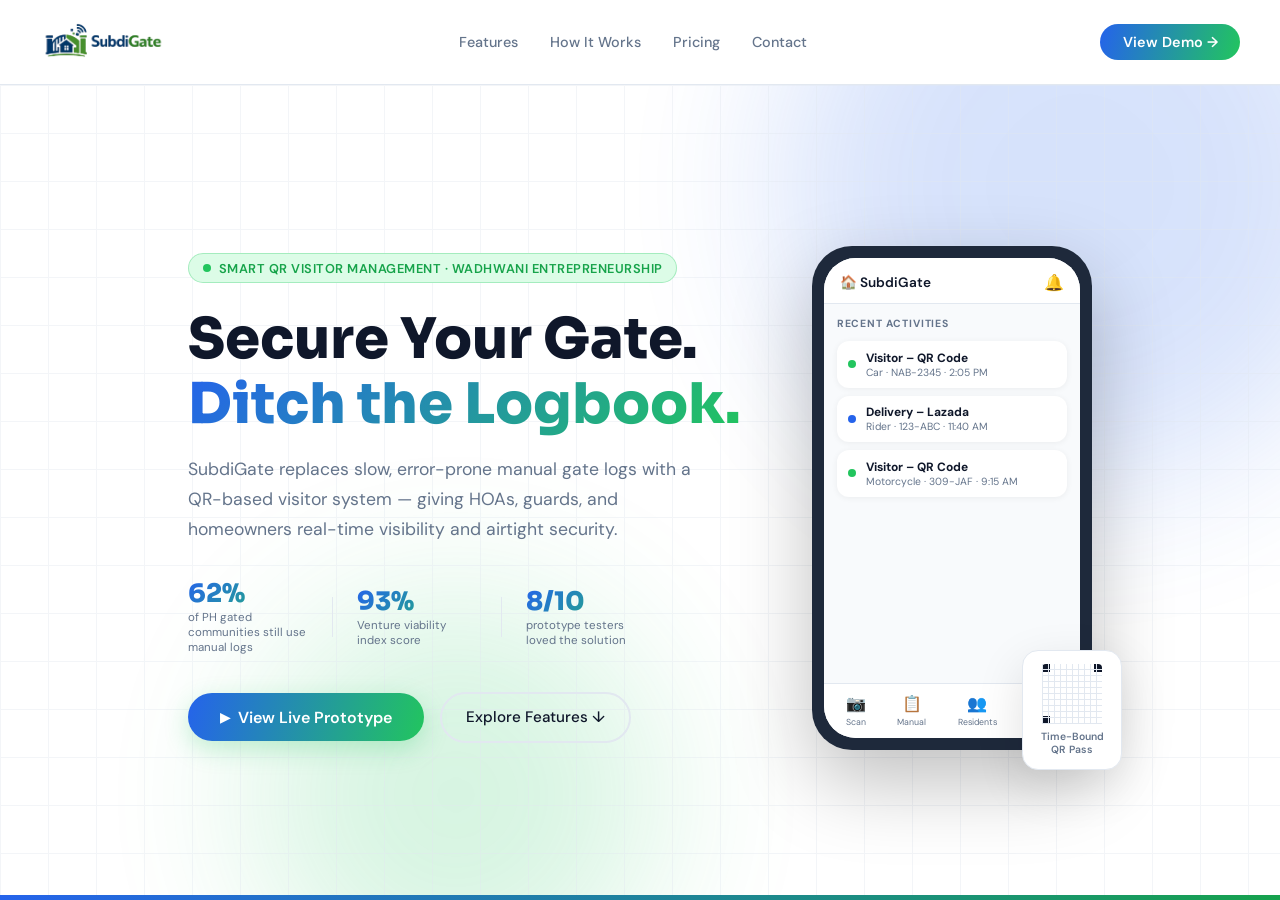
<file: index.html>
<!DOCTYPE html>
<html lang="en">
    <head>
        <meta charset="UTF-8">
        <meta name="viewport" content="width=device-width, initial-scale=1.0, viewport-fit=cover, user-scalable=no">
        <title>SubdiGate – Smart QR Visitor System</title>
        <link rel="preconnect" href="https://fonts.googleapis.com">
        <link rel="preconnect" href="https://fonts.gstatic.com" crossorigin>
        <link href="https://fonts.googleapis.com/css2?family=Sora:wght@400;600;700;800&family=DM+Sans:ital,opsz,wght@0,9..40,400;0,9..40,500;1,9..40,400&display=swap" rel="stylesheet">
        <link rel="icon" type="image/x-icon" href="assets/favicon_io/favicon.ico">
        <link rel="apple-touch-icon" sizes="180x180" href="assets/favicon_io/apple-touch-icon.png">
        <link rel="icon" type="image/png" sizes="32x32" href="assets/favicon_io/favicon-32x32.png">
        <link rel="icon" type="image/png" sizes="16x16" href="assets/favicon_io/favicon-16x16.png">
        <link rel="manifest" href="assets/favicon_io/site.webmanifest">
        <meta name="theme-color" content="#2563eb">
        <link rel="stylesheet" href="style.css">
        <link rel="stylesheet" href="https://cdnjs.cloudflare.com/ajax/libs/font-awesome/6.5.1/css/all.min.css">
    </head>
    <body>

        <!-- WELCOME / LANDING PAGE -->
        <div id="welcomeScreen" class="welcome-screen">

            <!-- NAV -->
            <nav class="navbar">
                <div class="nav-logo">
                    <img src="assets/Logo (Horizontal).png" alt="SubdiGate" onerror="this.style.display='none';this.nextElementSibling.style.display='flex'">
<span class="logo-fallback">SubdiGate</span>
                </div>
                <div class="nav-links">
                    <a href="#features">Features</a>
                    <a href="#how-it-works">How It Works</a>
                    <a href="#pricing">Pricing</a>
                    <a href="#contact">Contact</a>
                </div>
                <button id="launchFrameBtn" class="nav-cta">View Demo →</button>
                <button class="hamburger" id="hamburger" aria-label="Menu">
                    <span></span><span></span><span></span>
                </button>
            </nav>

            <!-- MOBILE MENU -->
            <div class="mobile-menu" id="mobileMenu">
                <a href="#features" onclick="closeMobileMenu()">Features</a>
                <a href="#how-it-works" onclick="closeMobileMenu()">How It Works</a>
                <a href="#pricing" onclick="closeMobileMenu()">Pricing</a>
                <a href="#contact" onclick="closeMobileMenu()">Contact</a>
                <button id="launchFrameBtnMobile" class="nav-cta mobile-cta">View Demo →</button>
            </div>

            <!-- HERO SECTION -->
            <section class="hero" id="home">
                <div class="hero-bg">
                    <div class="hero-blob blob-1"></div>
                    <div class="hero-blob blob-2"></div>
                    <div class="hero-grid"></div>
                </div>
                <div class="hero-inner">
                <div class="hero-content">
                    <div class="hero-eyebrow">
                        <span class="pulse-dot"></span>
                        Smart QR Visitor Management · Wadhwani Entrepreneurship
                    </div>
                    <h1 class="hero-title">
                        Secure Your Gate.<br>
                        <span class="hero-highlight">Ditch the Logbook.</span>
                    </h1>
                    <p class="hero-sub">
                        SubdiGate replaces slow, error-prone manual gate logs with a QR-based visitor system — giving HOAs, guards, and homeowners real-time visibility and airtight security.
                    </p>
                    <div class="hero-stat">
                        <div class="stat-item">
                            <span class="stat-num">62%</span>
                            <span class="stat-label">of PH gated communities still use manual logs</span>
                        </div>
                        <div class="stat-divider"></div>
                        <div class="stat-item">
                            <span class="stat-num">93%</span>
                            <span class="stat-label">Venture viability index score</span>
                        </div>
                        <div class="stat-divider"></div>
                        <div class="stat-item">
                            <span class="stat-num">8/10</span>
                            <span class="stat-label">prototype testers loved the solution</span>
                        </div>
                    </div>
                    <div class="hero-actions">
                        <button id="launchFrameBtn2" class="btn-primary">
                            <span class="btn-icon">▶</span> View Live Prototype
                        </button>
                        <a href="#features" class="btn-ghost">Explore Features ↓</a>
                    </div>
                </div>
                <div class="hero-visual">
                    <div class="phone-mockup">
                        <div class="phone-frame">
                            <div class="phone-screen">
                                <div class="app-header">
                                    <span class="app-logo-small">🏠 SubdiGate</span>
                                    <span class="app-notif">🔔</span>
                                </div>
                                <div class="app-activity">
                                    <div class="act-label">Recent Activities</div>
                                    <div class="act-item act-anim" style="--d:0s">
                                        <span class="act-dot green"></span>
                                        <div>
                                            <strong>Visitor – QR Code</strong>
                                            <small>Car · NAB-2345 · 2:05 PM</small>
                                        </div>
                                    </div>
                                    <div class="act-item act-anim" style="--d:0.3s">
                                        <span class="act-dot blue"></span>
                                        <div>
                                            <strong>Delivery – Lazada</strong>
                                            <small>Rider · 123-ABC · 11:40 AM</small>
                                        </div>
                                    </div>
                                    <div class="act-item act-anim" style="--d:0.6s">
                                        <span class="act-dot green"></span>
                                        <div>
                                            <strong>Visitor – QR Code</strong>
                                            <small>Motorcycle · 309-JAF · 9:15 AM</small>
                                        </div>
                                    </div>
                                </div>
                                <div class="app-nav-bar">
                                    <span>📷<br><small>Scan</small></span>
                                    <span>📋<br><small>Manual</small></span>
                                    <span>👥<br><small>Residents</small></span>
                                    <span>🚗<br><small>Visitors</small></span>
                                </div>
                            </div>
                        </div>
                        <div class="qr-float">
                            <div class="qr-inner">
                                <div class="qr-grid"></div>
                            </div>
                            <span>Time-Bound QR Pass</span>
                        </div>
                    </div>
                </div><!-- end hero-inner -->
            </section>
            <div class="uvp-band">
                <div class="uvp-inner">
                    <span class="uvp-icon">🔐</span>
                    <p><strong>Our UVP:</strong> SubdiGate delivers secure digital services that protect residents' data while making gate management faster and more transparent than any manual alternative.</p>
                </div>
            </div>

            <!-- FEATURES SECTION -->
            <section class="features" id="features">
                <div class="section-header">
                    <div class="section-tag">Key Features</div>
                    <h2>Everything you need at the gate</h2>
                    <p>Purpose-built for Philippine HOAs — from small subdivisions to large gated communities.</p>
                </div>
                <div class="features-grid">
                    <div class="feat-card feat-large">
                        <div class="feat-icon-wrap blue-bg">📲</div>
                        <h3>QR Visitor Pass</h3>
                        <p>Residents pre-register guests and generate time-bound QR codes. No more waiting, no more manual logging — guards scan and the system does the rest.</p>
                        <div class="feat-tag">Core Feature</div>
                    </div>
                    <div class="feat-card">
                        <div class="feat-icon-wrap green-bg">📡</div>
                        <h3>Real-Time Dashboard</h3>
                        <p>HOA admins and homeowners see live gate activity from any device, any time.</p>
                    </div>
                    <div class="feat-card">
                        <div class="feat-icon-wrap yellow-bg">📶</div>
                        <h3>Offline Logging</h3>
                        <p>Guard entries are saved locally and synced when connectivity is restored.</p>
                    </div>
                    <div class="feat-card">
                        <div class="feat-icon-wrap red-bg">🔔</div>
                        <h3>Instant Notifications</h3>
                        <p>Homeowners are alerted the moment their visitor arrives at the gate.</p>
                    </div>
                    <div class="feat-card">
                        <div class="feat-icon-wrap purple-bg">📁</div>
                        <h3>Visitor History</h3>
                        <p>Complete, searchable logs of all entries. No more lost logbooks.</p>
                    </div>
                    <div class="feat-card feat-cta-card">
                        <h3 style="color: #fff;">Ready to see it live?</h3>
                        <p style="color: #fff;">Explore the interactive prototype and see SubdiGate in action.</p>
                        <button id="launchFrameBtn3" class="btn-primary btn-sm">Open Prototype →</button>
                    </div>
                </div>
            </section>

            <!-- HOW IT WORKS -->
            <section class="how-it-works" id="how-it-works">
                <div class="hiw-bg"></div>
                <div class="section-header light">
                    <div class="section-tag white-tag">How It Works</div>
                    <h2>From invitation to entry in seconds</h2>
                </div>
                <div class="steps">
                    <div class="step">
                        <div class="step-num">01</div>
                        <div class="step-content">
                            <h3>Resident Pre-Registers</h3>
                            <p>The homeowner logs into SubdiGate and registers their visitor — name, date, and purpose of visit.</p>
                        </div>
                    </div>
                    <div class="step-arrow">→</div>
                    <div class="step">
                        <div class="step-num">02</div>
                        <div class="step-content">
                            <h3>QR Code Generated</h3>
                            <p>A secure, time-bound QR code is created and shared with the visitor via link or screenshot.</p>
                        </div>
                    </div>
                    <div class="step-arrow">→</div>
                    <div class="step">
                        <div class="step-num">03</div>
                        <div class="step-content">
                            <h3>Guard Scans at Gate</h3>
                            <p>The guard scans the QR code, the system validates it instantly, and the visitor is logged automatically.</p>
                        </div>
                    </div>
                    <div class="step-arrow">→</div>
                    <div class="step">
                        <div class="step-num">04</div>
                        <div class="step-content">
                            <h3>Homeowner Notified</h3>
                            <p>The resident receives a real-time notification — their visitor has arrived and been cleared for entry.</p>
                        </div>
                    </div>
                </div>
            </section>

            <!-- BENEFITS -->
            <section class="benefits" id="benefits">
                <div class="section-header">
                    <div class="section-tag">Who Benefits</div>
                    <h2>Built for everyone at the gate</h2>
                </div>
                <div class="benefits-grid">
                    <div class="benefit-card">
                        <div class="benefit-avatar">🏡</div>
                        <h3>Homeowners</h3>
                        <ul>
                            <li>Pre-register visitors from your phone</li>
                            <li>Real-time arrival notifications</li>
                            <li>Full access history at your fingertips</li>
                            <li>Peace of mind — always</li>
                        </ul>
                    </div>
                    <div class="benefit-card benefit-card-accent">
                        <div class="benefit-avatar">👮</div>
                        <h3>Security Guards</h3>
                        <ul>
                            <li>Scan QR instead of manual writing</li>
                            <li>Faster processing during peak hours</li>
                            <li>No more logbook errors or backlogs</li>
                            <li>Offline mode when internet is spotty</li>
                        </ul>
                    </div>
                    <div class="benefit-card">
                        <div class="benefit-avatar">🏢</div>
                        <h3>HOA Admins</h3>
                        <ul>
                            <li>Real-time gate monitoring dashboard</li>
                            <li>Accurate visitor analytics and reports</li>
                            <li>Reduced liability from security gaps</li>
                            <li>Scalable for any subdivision size</li>
                        </ul>
                    </div>
                </div>
            </section>

            <!-- PRICING -->
            <section class="pricing" id="pricing">
                <div class="section-header">
                    <div class="section-tag">Pricing</div>
                    <h2>Simple, affordable plans</h2>
                    <p>Start free, upgrade when you're ready.</p>
                </div>
                <div class="pricing-grid">
                    <div class="plan-card">
                        <div class="plan-badge">Free</div>
                        <div class="plan-price"><span class="plan-peso">₱</span>0<span class="plan-period">/7 days</span></div>
                        <div class="plan-name">Trial</div>
                        <ul class="plan-features">
                            <li>✅ QR Visitor Pass</li>
                            <li>✅ Resident List</li>
                            <li>✅ Basic Visitor Log</li>
                            <li>❌ Guard Scanning</li>
                            <li>❌ Real-time Notifications</li>
                        </ul>
                        <a href="#contact" class="plan-btn plan-btn-ghost">Get Started Free</a>
                    </div>
                    <div class="plan-card plan-featured">
                        <div class="plan-badge popular-badge">Most Popular</div>
                        <div class="plan-price"><span class="plan-peso">₱</span>2,500<span class="plan-period">/month</span></div>
                        <div class="plan-name">Standard</div>
                        <ul class="plan-features">
                            <li>✅ QR Visitor Pass</li>
                            <li>✅ Resident List</li>
                            <li>✅ Full Visitor Log</li>
                            <li>✅ Guard Scanning</li>
                            <li>❌ Real-time Notifications</li>
                        </ul>
                        <a href="#contact" class="plan-btn plan-btn-primary">Upgrade to Standard</a>
                    </div>
                    <div class="plan-card">
                        <div class="plan-badge">Full Access</div>
                        <div class="plan-price"><span class="plan-peso">₱</span>4,500<span class="plan-period">/month</span></div>
                        <div class="plan-name">Premium</div>
                        <ul class="plan-features">
                            <li>✅ QR Visitor Pass</li>
                            <li>✅ Resident List</li>
                            <li>✅ Full Visitor Log</li>
                            <li>✅ Guard Scanning</li>
                            <li>✅ Real-time Notifications</li>
                        </ul>
                        <a href="#contact" class="plan-btn plan-btn-ghost">Upgrade to Premium</a>
                    </div>
                </div>
            </section>

            <!-- DEMO CTA BANNER -->
            <section class="demo-banner">
                <div class="demo-banner-content">
                    <h2>See SubdiGate in action</h2>
                    <p>Explore the fully interactive prototype — no login required.</p>
                    <button id="launchFrameBtn4" class="btn-primary btn-large">
                        <span class="btn-icon">▶</span> Open Live Prototype
                    </button>
                </div>
            </section>

            <!-- CONTACT -->
            <section class="contact" id="contact">
                <div class="section-header">
                    <div class="section-tag">Get In Touch</div>
                    <h2>Let's talk about your subdivision</h2>
                </div>
                <div class="contact-grid">
                    <div class="contact-info">
                        <div class="contact-item">
                            <span class="contact-icon">📍</span>
                            <div>
                                <strong>Location</strong>
                                <p>Pamantasan ng Cabuyao<br>City of Cabuyao, Laguna, Philippines</p>
                            </div>
                        </div>
                        <div class="contact-item">
                            <span class="contact-icon">✉️</span>
                            <div>
                                <strong>Email</strong>
                                <p>support@subdigate.com</p>
                            </div>
                        </div>
                        <div class="contact-item">
                            <span class="contact-icon">💬</span>
                            <div>
                                <strong>Social</strong>
                                <p><a href="https://www.facebook.com/profile.php?id=61569003345917" target="_blank" class="social-link facebook"><i class="fab fa-facebook-f"></i> Facebook · SubdiGate</a></p>
                            </div>
                        </div>
                        <div class="contact-team">
                            <div class="section-tag" style="margin-bottom:0.8rem">The Team</div>
                            <div class="team-member">
                                <span class="team-avatar">J</span>
                                <div><strong>Joaquin Aaron Recio, CEO</strong><br><small>BSIT – University of Cabuyao</small></div>
                            </div>
                            <div class="team-member">
                                <span class="team-avatar">R</span>
                                <div><strong>Russel Molinyawe, CTO</strong><br><small>BSIT – University of Cabuyao</small></div>
                            </div>
                            <div class="team-member">
                                <span class="team-avatar">F</span>
                                <div><strong>Francis Demonteverde, CFO</strong><br><small>BSIT – University of Cabuyao</small></div>
                            </div>
                            <div class="team-member">
                                <span class="team-avatar">M</span>
                                <div><strong>Markanthony Delatore, CMO/CGO</strong><br><small>BSIT – University of Cabuyao</small></div>
                            </div>
                        </div>
                    </div>
                    <form class="contact-form" onsubmit="handleFormSubmit(event)">
                        <div class="form-group">
                            <label>Name</label>
                            <input type="text" placeholder="Juan dela Cruz" required>
                        </div>
                        <div class="form-group">
                            <label>Email</label>
                            <input type="email" placeholder="juan@subdivision.com" required>
                        </div>
                        <div class="form-group">
                            <label>Subdivision / HOA Name</label>
                            <input type="text" placeholder="Greenpark Village HOA">
                        </div>
                        <div class="form-group">
                            <label>Message</label>
                            <textarea rows="4" placeholder="I'd like to learn more about SubdiGate for our community..." required></textarea>
                        </div>
                        <button type="submit" class="btn-primary" style="width:100%">Send Message →</button>
                        <div id="formSuccess" class="form-success" style="display:none">
                            ✅ Message sent! We'll get back to you soon.
                        </div>
                    </form>
                </div>
            </section>

            <!-- FOOTER -->
            <footer class="footer">
                <div class="footer-inner">
                    <div class="footer-logo">
                        <img src="assets/Logo.png" alt="SubdiGate" onerror="this.style.display='none';this.nextElementSibling.style.display='inline'">
<span class="logo-fallback">SubdiGate</span>
                        <p>Smart QR Visitor Management for Philippine HOAs.</p>
                    </div>
                    <div class="footer-links">
                        <a href="#features">Features</a>
                        <a href="#how-it-works">How It Works</a>
                        <a href="#pricing">Pricing</a>
                        <a href="#contact">Contact</a>
                    </div>
                    <p class="footer-credit">SubdiGate · Wadhwani Entrepreneurship · University of Cabuyao · 2026</p>
                </div>
            </footer>

        </div><!-- end welcomeScreen -->

        <!-- FULLSCREEN IFRAME -->
        <div id="figmaContainer" class="figma-container">
            <iframe 
                id="figmaIframe"
                class="fullscreen-figma"
                src="about:blank"
                title="SubdiGate System"
                frameborder="0"
                scrolling="no">
            </iframe>
        </div>

        <!-- BACK BUTTON -->
        <button id="backToHomeBtn" class="back-home-btn">
            <span>⬅️</span> Back
        </button>

        <script src="script.js"></script>
    </body>
</html>
</file>
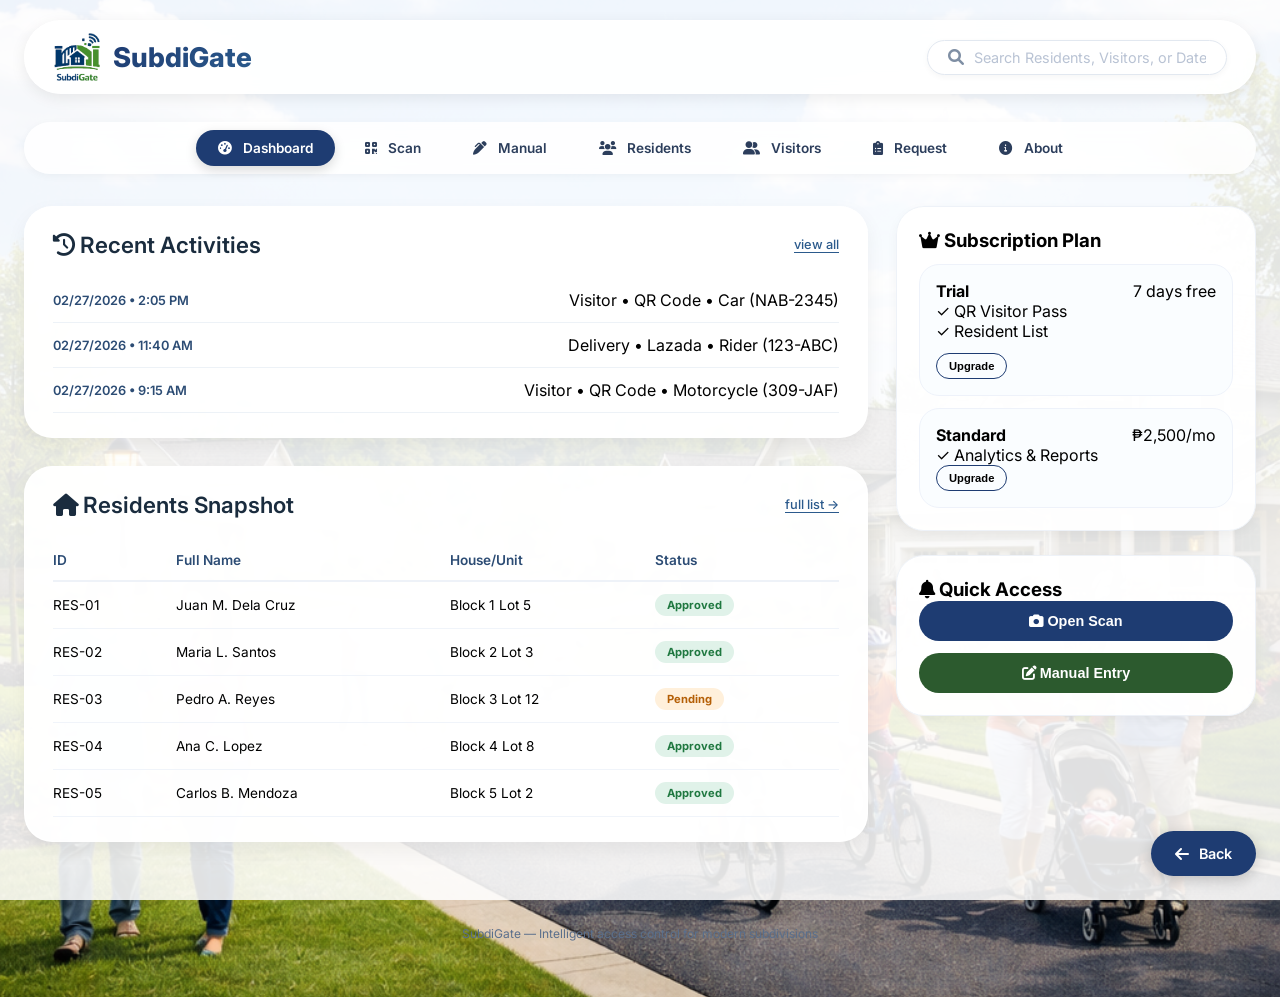
<file: demo.html>
<!DOCTYPE html>
<html lang="en">
<head>
  <meta charset="UTF-8">
  <meta name="viewport" content="width=device-width, initial-scale=1.0, user-scalable=yes">
  <title>SubdiGate — Visitor & Resident Management System</title>
  <!-- Google Fonts Inter & Font Awesome Icons -->
  <link href="https://fonts.googleapis.com/css2?family=Inter:opsz,wght@14..32,300;14..32,400;14..32,500;14..32,600;14..32,700&display=swap" rel="stylesheet">
  <link rel="stylesheet" href="https://cdnjs.cloudflare.com/ajax/libs/font-awesome/6.0.0-beta3/css/all.min.css">
  <style>
    * {
      margin: 0;
      padding: 0;
      box-sizing: border-box;
    }

    body {
      font-family: 'Inter', sans-serif;
      transition: background 0.3s ease;
      background-size: cover !important;
      background-position: center !important;
      background-attachment: fixed !important;
      background-repeat: no-repeat !important;
    }

    /* Individual page backgrounds using assets */
    body.dashboard-bg {
      background: url('assets/Background - Dashboard.png') no-repeat center center fixed;
      background-size: cover;
    }
    body.manual-bg {
      background: url('assets/Background - Manual.png') no-repeat center center fixed;
      background-size: cover;
    }
    body.scan-bg {
      background: linear-gradient(135deg, #0a1a2f 0%, #0d2a3e 100%);
    }
    body.residents-bg {
      background: linear-gradient(135deg, #e8f0f8 0%, #d4e2f0 100%);
    }
    body.visitors-bg {
      background: linear-gradient(135deg, #f0f4f9 0%, #e3eaf1 100%);
    }
    body.request-bg {
      background: linear-gradient(135deg, #eef2f7 0%, #e0e8f0 100%);
    }
    body.about-bg {
      background: linear-gradient(135deg, #f5f7fa 0%, #e8edf3 100%);
    }

    /* Overlay for readability on background images */
    body.dashboard-bg::before,
    body.manual-bg::before {
      content: '';
      position: fixed;
      top: 0;
      left: 0;
      right: 0;
      bottom: 0;
      background: rgba(255, 255, 255, 0.88);
      pointer-events: none;
      z-index: 0;
    }
    
    .app-container {
      max-width: 1400px;
      margin: 0 auto;
      padding: 20px 24px 40px;
      position: relative;
      z-index: 1;
    }

    /* Header with Logo.png */
    .main-header {
      display: flex;
      justify-content: space-between;
      align-items: center;
      flex-wrap: wrap;
      gap: 20px;
      margin-bottom: 28px;
      background: rgba(255, 255, 255, 0.92);
      backdrop-filter: blur(10px);
      padding: 12px 28px;
      border-radius: 60px;
      box-shadow: 0 4px 15px rgba(0, 0, 0, 0.08);
      border: 1px solid rgba(255, 255, 255, 0.8);
    }
    .logo {
      display: flex;
      align-items: center;
      gap: 12px;
    }
    .logo-img {
      width: 48px;
      height: 48px;
      display: flex;
      align-items: center;
      justify-content: center;
    }
    .logo-img img {
      width: 100%;
      height: auto;
      max-height: 48px;
      object-fit: contain;
    }
    .logo h1 {
      font-size: 1.7rem;
      font-weight: 800;
      background: linear-gradient(135deg, #1e3c72, #2b5a8c);
      -webkit-background-clip: text;
      background-clip: text;
      color: transparent;
    }
    .global-search {
      background: white;
      border-radius: 60px;
      padding: 8px 20px;
      display: flex;
      align-items: center;
      gap: 10px;
      width: 300px;
      border: 1px solid #e2e8f0;
      box-shadow: 0 2px 6px rgba(0,0,0,0.04);
    }
    .global-search i { color: #7f8fa4; }
    .global-search input {
      border: none;
      background: transparent;
      width: 100%;
      outline: none;
      font-family: 'Inter', sans-serif;
      font-size: 0.9rem;
    }
    .global-search input::placeholder {
      color: #b9c3d4;
    }

    /* Navigation Tabs */
    .nav-tabs {
      display: flex;
      flex-wrap: wrap;
      gap: 8px;
      background: rgba(255, 255, 255, 0.85);
      backdrop-filter: blur(8px);
      padding: 8px 20px;
      border-radius: 60px;
      margin-bottom: 32px;
      justify-content: center;
      box-shadow: 0 2px 8px rgba(0,0,0,0.04);
    }
    .nav-btn {
      background: transparent;
      border: none;
      padding: 10px 22px;
      font-weight: 600;
      border-radius: 40px;
      cursor: pointer;
      font-family: 'Inter', sans-serif;
      color: #2c3e5c;
      transition: 0.2s;
      font-size: 0.85rem;
    }
    .nav-btn i { margin-right: 8px; }
    .nav-btn:hover {
      background: rgba(30, 60, 114, 0.1);
      transform: translateY(-1px);
    }
    .nav-btn.active {
      background: #1e3c72;
      color: white;
      box-shadow: 0 4px 12px rgba(0,0,0,0.15);
    }
    .page-content {
      display: none;
      animation: fadeSlide 0.3s ease;
    }
    .page-content.active-page {
      display: block;
    }
    @keyframes fadeSlide {
      from { opacity: 0; transform: translateY(8px);}
      to { opacity: 1; transform: translateY(0);}
    }

    /* Cards & UI Components */
    .card {
      background: rgba(255, 255, 255, 0.96);
      backdrop-filter: blur(2px);
      border-radius: 28px;
      padding: 24px 28px;
      margin-bottom: 28px;
      box-shadow: 0 8px 20px rgba(0, 0, 0, 0.06);
      border: 1px solid rgba(255, 255, 255, 0.7);
      transition: transform 0.2s, box-shadow 0.2s;
    }
    .card:hover {
      box-shadow: 0 12px 28px rgba(0, 0, 0, 0.1);
    }
    .card-header {
      display: flex;
      justify-content: space-between;
      align-items: center;
      margin-bottom: 20px;
      flex-wrap: wrap;
    }
    .card-header h2 {
      font-size: 1.4rem;
      font-weight: 600;
      color: #1a2c3e;
    }
    .badge-link {
      color: #2b5a8c;
      font-size: 0.8rem;
      font-weight: 500;
      cursor: pointer;
      text-decoration: underline;
      text-underline-offset: 3px;
    }
    .two-columns {
      display: grid;
      grid-template-columns: 1fr 360px;
      gap: 28px;
    }
    @media (max-width: 880px) { 
      .two-columns { grid-template-columns: 1fr; }
    }

    /* Tables */
    .table-wrapper { overflow-x: auto; }
    table { width: 100%; border-collapse: collapse; font-size: 0.85rem; }
    th { text-align: left; padding: 14px 8px 12px 0; color: #2c4c74; font-weight: 600; border-bottom: 2px solid #eef2f8; }
    td { padding: 12px 8px 12px 0; border-bottom: 1px solid #f0f4fa; }
    .status-badge {
      background: #e0f2e9; color: #1f7840; padding: 4px 12px; border-radius: 40px; font-size: 0.7rem; font-weight: 700; display: inline-block;
    }
    .status-pending { background: #fff0db; color: #b45f06; }

    /* Scanner Simulation Box */
    .scanner-simulator {
      background: linear-gradient(145deg, #0f212f, #071a24);
      border-radius: 32px;
      padding: 28px 20px;
      text-align: center;
      border: 2px solid #2dc9ff;
      box-shadow: 0 0 0 4px rgba(45, 201, 255, 0.2), inset 0 0 30px rgba(0, 0, 0, 0.3);
    }
    .scan-area {
      background: rgba(0, 0, 0, 0.5);
      border-radius: 28px;
      padding: 24px;
      margin-bottom: 20px;
      border: 2px dashed #3bc9ff;
    }
    .scan-frame {
      background: rgba(7, 26, 36, 0.8);
      border-radius: 24px;
      padding: 36px 20px;
      position: relative;
    }
    .scan-animation {
      width: 100%;
      height: 3px;
      background: linear-gradient(90deg, transparent, #3bc9ff, transparent);
      animation: scanMove 1.8s infinite ease-in-out;
      margin: 20px 0;
    }
    @keyframes scanMove {
      0% { width: 0%; opacity: 0.4; margin-left: 0; }
      50% { width: 100%; opacity: 1; margin-left: 0; }
      100% { width: 0%; opacity: 0.4; margin-left: 100%; }
    }
    .scan-icon-big {
      font-size: 4rem;
      color: #3bc9ff;
      margin-bottom: 12px;
    }
    .btn-save {
      background: #1e3c72;
      color: white;
      border: none;
      padding: 12px 20px;
      border-radius: 40px;
      font-weight: 700;
      cursor: pointer;
      width: 100%;
      transition: 0.2s;
      font-size: 0.9rem;
    }
    .btn-save:hover { background: #0f2c4f; transform: scale(0.98); }

    /* Sidebar cards */
    .sidebar-card {
      background: rgba(255, 255, 255, 0.95);
      border-radius: 28px;
      padding: 22px;
      margin-bottom: 24px;
      border: 1px solid #eef2f8;
      box-shadow: 0 4px 12px rgba(0,0,0,0.04);
    }
    .form-group { margin-bottom: 18px; }
    .form-group label { font-size: 0.7rem; font-weight: 700; text-transform: uppercase; color: #2c6280; display: block; margin-bottom: 6px; letter-spacing: 0.5px; }
    .form-group input, .form-group select { width: 100%; padding: 12px 14px; border-radius: 20px; border: 1px solid #e2e8f0; font-family: 'Inter', sans-serif; background: white; font-size: 0.85rem; }
    .plan-card { background: #fafdff; border-radius: 20px; padding: 16px; margin-top: 12px; border: 1px solid #eef2fa; }
    .log-item { display: flex; justify-content: space-between; padding: 12px 0; border-bottom: 1px solid #edf2f7; align-items: center; }
    .log-time { font-weight: 600; color: #2c4c74; font-size: 0.8rem; }
    .flex-between { display: flex; justify-content: space-between; align-items: center; }
    .upgrade-btn {
      background: transparent;
      border: 1px solid #1e3c72;
      border-radius: 30px;
      padding: 6px 12px;
      font-weight: 600;
      font-size: 0.7rem;
      cursor: pointer;
      transition: 0.2s;
    }
    .upgrade-btn:hover {
      background: #1e3c72;
      color: white;
    }
    .footer-note { text-align: center; margin-top: 40px; font-size: 0.75rem; color: #5a6f8c; padding: 16px; }

    /* Back to Home Button */
    .back-to-home {
      position: fixed;
      bottom: 24px;
      right: 24px;
      z-index: 1000;
      background: #1e3c72;
      color: white;
      border: none;
      padding: 14px 24px;
      border-radius: 50px;
      cursor: pointer;
      font-weight: 600;
      font-family: 'Inter', sans-serif;
      font-size: 0.9rem;
      box-shadow: 0 4px 15px rgba(0, 0, 0, 0.2);
      transition: all 0.3s ease;
      display: flex;
      align-items: center;
      gap: 10px;
    }
    .back-to-home:hover {
      background: #0f2c4f;
      transform: translateY(-2px);
      box-shadow: 0 6px 20px rgba(0, 0, 0, 0.25);
    }
    .back-to-home i {
      font-size: 1rem;
    }
  </style>
</head>
<body class="dashboard-bg">
<div class="app-container">
  <!-- Header with Logo.png from assets -->
  <div class="main-header">
    <div class="logo">
      <div class="logo-img">
        <img src="assets/Logo.png" alt="SubdiGate Logo" onerror="this.src='https://placehold.co/48x48/1e3c72/white?text=SG'">
      </div>
      <h1>SubdiGate</h1>
    </div>
    <div class="global-search">
      <i class="fas fa-search"></i>
      <input type="text" id="globalSearchInput" placeholder="Search Residents, Visitors, or Date...">
    </div>
  </div>

  <!-- Navigation features -->
  <div class="nav-tabs">
    <button class="nav-btn active" data-page="dashboard"><i class="fas fa-tachometer-alt"></i> Dashboard</button>
    <button class="nav-btn" data-page="scan"><i class="fas fa-qrcode"></i> Scan</button>
    <button class="nav-btn" data-page="manual"><i class="fas fa-pen-alt"></i> Manual</button>
    <button class="nav-btn" data-page="residents"><i class="fas fa-users"></i> Residents</button>
    <button class="nav-btn" data-page="visitors"><i class="fas fa-user-friends"></i> Visitors</button>
    <button class="nav-btn" data-page="request"><i class="fas fa-clipboard-list"></i> Request</button>
    <button class="nav-btn" data-page="about"><i class="fas fa-info-circle"></i> About</button>
  </div>

  <!-- ========= DASHBOARD PAGE ========= -->
  <div id="dashboardPage" class="page-content active-page">
    <div class="two-columns">
      <div>
        <div class="card">
          <div class="card-header"><h2><i class="fas fa-history"></i> Recent Activities</h2><span class="badge-link">view all</span></div>
          <div id="recentActivitiesList"></div>
        </div>
        <div class="card">
          <div class="card-header"><h2><i class="fas fa-home"></i> Residents Snapshot</h2><span class="badge-link" id="viewAllResidentsLink">full list →</span></div>
          <div class="table-wrapper">
            <table>
              <thead><tr><th>ID</th><th>Full Name</th><th>House/Unit</th><th>Status</th></tr></thead>
              <tbody id="dashResBody"></tbody>
            </table>
          </div>
        </div>
      </div>
      <div>
        <div class="sidebar-card">
          <h3><i class="fas fa-crown"></i> Subscription Plan</h3>
          <div class="plan-card"><div class="flex-between"><b>Trial</b><span>7 days free</span></div><div>✓ QR Visitor Pass<br>✓ Resident List</div><button class="upgrade-btn" id="upgradeFromDash" style="margin-top:12px;">Upgrade</button></div>
          <div class="plan-card"><div class="flex-between"><b>Standard</b><span>₱2,500/mo</span></div><div>✓ Analytics & Reports</div><button class="upgrade-btn" id="stdUpgradeBtn">Upgrade</button></div>
        </div>
        <div class="sidebar-card">
          <h3><i class="fas fa-bell"></i> Quick Access</h3>
          <button class="btn-save" id="quickScanBtn" style="margin-bottom:12px;"><i class="fas fa-camera"></i> Open Scan</button>
          <button class="btn-save" id="quickManualBtn" style="background:#2c5a2e;"><i class="fas fa-edit"></i> Manual Entry</button>
        </div>
      </div>
    </div>
  </div>

  <!-- ========= SCAN PAGE with scanner simulation box ========= -->
  <div id="scanPage" class="page-content">
    <div class="two-columns">
      <div class="card" style="background: rgba(10, 25, 45, 0.92); backdrop-filter: blur(8px); border: 1px solid #2dc9ff;">
        <h2 style="color: white;"><i class="fas fa-qrcode"></i> QR Scanner Simulation</h2>
        <div class="scanner-simulator">
          <div class="scan-area">
            <div class="scan-frame">
              <i class="fas fa-camera scan-icon-big"></i>
              <div class="scan-animation"></div>
              <p style="color: #bbf0ff; margin-top: 20px; font-size: 0.8rem;">Position QR code within frame</p>
            </div>
          </div>
          <div class="form-group"><label style="color: #cce7ff;">QR Code ID</label><input type="text" id="scanQRId" value="GP-1054" readonly style="background: #eef3fc;"></div>
          <div class="form-group"><label style="color: #cce7ff;">Requested by</label><input type="text" id="scanRequestedBy" value="Prelati, Francesca"></div>
          <div class="form-group"><label style="color: #cce7ff;">Vehicle</label><input type="text" id="scanVehicle" value="Car (NAB-2345)"></div>
          <button class="btn-save" id="confirmScanBtn"><i class="fas fa-check-circle"></i> Simulate Scan & Check-in</button>
        </div>
      </div>
      <div class="sidebar-card"><h3>Last Scan Result</h3><div id="lastScanPreview" style="background: #eef2f9; padding: 12px; border-radius: 20px; text-align: center;">— waiting for scan —</div></div>
    </div>
  </div>

  <!-- ========= MANUAL PAGE (uses Background - Manual.png from assets) ========= -->
  <div id="manualPage" class="page-content">
    <div class="two-columns">
      <div class="card">
        <h2><i class="fas fa-pen-alt"></i> Manual Entry Form</h2>
        <div class="form-group"><label>Type</label><select id="manualType"><option>Visitor</option><option>Delivery</option></select></div>
        <div class="form-group"><label>Requested by (Resident)</label><input id="manualResidentName" value="Prelati, Francesca"></div>
        <div class="form-group"><label>QR Code ID / Pass</label><input id="manualQRCodeID" value="GP-1054"></div>
        <div class="form-group"><label>Address</label><input id="manualAddressInput" value="Block 5, Lot 12, Green Meadows Subdivision"></div>
        <div class="form-group"><label>Vehicle / Rider ID</label><input id="manualVehicleInput" value="Car (NAB-2345)"></div>
        <div class="form-group"><label>Company (if Delivery)</label><input id="manualCompanyInput" placeholder="Shopee / Lazada"></div>
        <div class="form-group"><label>Proof of Identity</label><input placeholder="ID number or reference"></div>
        <button class="btn-save" id="saveManualEntryBtn"><i class="fas fa-save"></i> Register Manual Entry</button>
      </div>
      <div class="sidebar-card"><h3>Manual Entry Guide</h3><p>Fill in visitor/delivery details accurately. Entry will be logged in Recent Activities and Visitor Logs.</p><hr><p style="font-size: 0.7rem; margin-top: 12px;">All entries are time-stamped automatically.</p></div>
    </div>
  </div>

  <!-- ========= RESIDENTS PAGE ========= -->
  <div id="residentsPage" class="page-content">
    <div class="card">
      <div class="card-header"><h2><i class="fas fa-address-book"></i> Full Residents Directory</h2><input type="text" id="residentFilter" placeholder="Filter by name or house..." style="padding: 8px 14px; border-radius: 30px; border: 1px solid #ddd;"></div>
      <div class="table-wrapper"><table id="residentsFullTable" width="100%"><thead><tr><th>ID</th><th>Full Name</th><th>House/Unit</th><th>Contact</th><th>Email</th><th>Status</th></tr></thead><tbody id="residentsFullBody"></tbody></table></div>
    </div>
  </div>

  <!-- ========= VISITORS PAGE ========= -->
  <div id="visitorsPage" class="page-content">
    <div class="card">
      <div class="card-header"><h2><i class="fas fa-clock"></i> Visitor Logs & History</h2><input type="text" id="visitorLogFilter" placeholder="Search visitor/resident..." style="padding: 8px 14px; border-radius: 30px;"></div>
      <div class="table-wrapper"><table id="visitorsTable" width="100%"><thead><tr><th>Visitor Name/ID</th><th>Visiting Resident</th><th>Date</th><th>Time In</th><th>Status</th></tr></thead><tbody id="visitorsLogBody"></tbody></table></div>
    </div>
  </div>

  <!-- ========= REQUEST PAGE ========= -->
  <div id="requestPage" class="page-content">
    <div class="card">
      <h2><i class="fas fa-clipboard-list"></i> Access Requests (Residents)</h2>
      <div class="table-wrapper"><table id="requestTable"><thead><tr><th>ID</th><th>Full Name</th><th>House/Unit</th><th>Contact</th><th>Status</th><th>Action</th></tr></thead><tbody id="requestTableBody"></tbody></table></div>
    </div>
  </div>

  <!-- ========= ABOUT PAGE ========= -->
  <div id="aboutPage" class="page-content">
    <div class="card" style="text-align: center;">
      <h2><i class="fas fa-shield-alt"></i> About SubdiGate</h2>
      <div class="logo-img" style="margin: 20px auto; width: 80px; height: 80px;"><img src="assets/Logo.png" alt="Logo" style="width:100%;" onerror="this.src='https://placehold.co/80x80/1e3c72/white?text=SG'"></div>
      <p style="margin: 20px 0;">Secure subdivision gate management system. Manage residents, visitors, QR passes, and deliveries efficiently.</p>
      <p><strong>Features:</strong> QR Scanning • Manual Entry • Resident Directory • Visitor Logs • Access Requests</p>
      <p style="margin-top: 20px;">📞 Support: support@subdigate.com<br>© 2026 SubdiGate — All Rights Reserved</p>
    </div>
  </div>

  <div class="footer-note">SubdiGate — Intelligent access control for modern subdivisions</div>
</div>

<!-- Back to Home Button -->
<button class="back-to-home" id="backToHomeBtn">
  <i class="fas fa-arrow-left"></i> Back
</button>

<script>
  // ========== DATA MODELS (Separated functions) ==========
  const residentsData = [
    { id:"RES-01", name:"Juan M. Dela Cruz", house:"Block 1 Lot 5", contact:"0917-123-4567", email:"juandelacruz@email.com", status:"Approved" },
    { id:"RES-02", name:"Maria L. Santos", house:"Block 2 Lot 3", contact:"0918-234-5678", email:"mariasantos@email.com", status:"Approved" },
    { id:"RES-03", name:"Pedro A. Reyes", house:"Block 3 Lot 12", contact:"0919-345-6789", email:"pedroreyes@email.com", status:"Pending" },
    { id:"RES-04", name:"Ana C. Lopez", house:"Block 4 Lot 8", contact:"0920-456-7890", email:"analopez@email.com", status:"Approved" },
    { id:"RES-05", name:"Carlos B. Mendoza", house:"Block 5 Lot 2", contact:"0921-567-8901", email:"carlosmendoza@email.com", status:"Approved" },
    { id:"RES-06", name:"Sofia D. Garcia", house:"Block 6 Lot 10", contact:"0922-678-9012", email:"sofiagarcia@email.com", status:"Pending" },
    { id:"RES-07", name:"Mark T. Bautista", house:"Block 7 Lot 6", contact:"0923-789-0123", email:"markbautista@email.com", status:"Approved" },
    { id:"RES-08", name:"Angela R. Cruz", house:"Block 8 Lot 9", contact:"0924-890-1234", email:"angelacruz@email.com", status:"Pending" },
    { id:"RES-09", name:"Robert J. Flores", house:"Block 9 Lot 4", contact:"0925-901-2345", email:"robertflores@email.com", status:"Pending" },
    { id:"RES-10", name:"Michelle P. Ramos", house:"Block 10 Lot 7", contact:"0926-012-3456", email:"michelleramos@email.com", status:"Approved" },
    { id:"RES-11", name:"Daniel S. Navarro", house:"Block 11 Lot 1", contact:"0927-123-8901", email:"danielnavarro@email.com", status:"Approved" }
  ];

  let visitorLogs = [
    { visitor:"QR Code (NAB-2345)", resident:"Juan M. Dela Cruz", date:"02/27/2026", time:"2:05 PM", status:"Checked In" },
    { visitor:"Delivery Lazada (123-ABC)", resident:"Maria L. Santos", date:"02/27/2026", time:"11:40 AM", status:"Completed" },
    { visitor:"QR Code (309-JAF)", resident:"Pedro A. Reyes", date:"02/27/2026", time:"9:15 AM", status:"Active" }
  ];

  let recentActivities = [
    { datetime:"02/27/2026 • 2:05 PM", desc:"Visitor • QR Code • Car (NAB-2345)" },
    { datetime:"02/27/2026 • 11:40 AM", desc:"Delivery • Lazada • Rider (123-ABC)" },
    { datetime:"02/27/2026 • 9:15 AM", desc:"Visitor • QR Code • Motorcycle (309-JAF)" }
  ];

  // ========== RENDER FUNCTIONS (Separated) ==========
  function renderRecentActivities() {
    const container = document.getElementById('recentActivitiesList');
    if(container) {
      container.innerHTML = recentActivities.map(act => `
        <div class="log-item">
          <span class="log-time">${act.datetime}</span>
          <span>${act.desc}</span>
        </div>
      `).join('');
    }
  }

  function renderDashboardResidents() {
    const tbody = document.getElementById('dashResBody');
    if(tbody) {
      tbody.innerHTML = residentsData.slice(0,5).map(r => `
        <tr>
          <td>${r.id}</td>
          <td>${r.name}</td>
          <td>${r.house}</td>
          <td><span class="status-badge ${r.status === 'Pending' ? 'status-pending' : ''}">${r.status}</span></td>
        </tr>
      `).join('');
    }
  }

  function renderFullResidents(filter = "") {
    const tbody = document.getElementById('residentsFullBody');
    if(!tbody) return;
    const filtered = residentsData.filter(r => 
      r.name.toLowerCase().includes(filter) || 
      r.house.toLowerCase().includes(filter) || 
      r.id.toLowerCase().includes(filter)
    );
    tbody.innerHTML = filtered.map(r => `
      <tr>
        <td>${r.id}</td>
        <td>${r.name}</td>
        <td>${r.house}</td>
        <td>${r.contact}</td>
        <td>${r.email}</td>
        <td><span class="status-badge ${r.status === 'Pending' ? 'status-pending' : ''}">${r.status}</span></td>
      </tr>
    `).join('');
  }

  function renderVisitorLogs(filter = "") {
    const tbody = document.getElementById('visitorsLogBody');
    if(!tbody) return;
    const filtered = visitorLogs.filter(v => 
      v.visitor.toLowerCase().includes(filter) || 
      v.resident.toLowerCase().includes(filter)
    );
    tbody.innerHTML = filtered.map(v => `
      <tr>
        <td>${v.visitor}</td>
        <td>${v.resident}</td>
        <td>${v.date}</td>
        <td>${v.time}</td>
        <td><span class="status-badge">${v.status}</span></td>
      </tr>
    `).join('');
  }

  function renderRequestPage() {
    const tbody = document.getElementById('requestTableBody');
    if(tbody) {
      tbody.innerHTML = residentsData.map(r => `
        <tr>
          <td>${r.id}</td>
          <td>${r.name}</td>
          <td>${r.house}</td>
          <td>${r.contact}</td>
          <td><span class="status-badge ${r.status === 'Pending' ? 'status-pending' : ''}">${r.status}</span></td>
          <td><button class="upgrade-btn" data-id="${r.id}" style="padding:4px 12px;">${r.status === 'Pending' ? 'Approve' : 'View'}</button></td>
        </tr>
      `).join('');
      
      document.querySelectorAll('#requestTableBody button').forEach(btn => {
        btn.addEventListener('click', () => alert("Demo: Approval workflow would update resident status."));
      });
    }
  }

  function addActivity(desc, visitorEntry = null) {
    const newAct = { datetime: new Date().toLocaleString(), desc: desc };
    recentActivities.unshift(newAct);
    if(visitorEntry) visitorLogs.unshift(visitorEntry);
    renderRecentActivities();
    if(document.getElementById('visitorsPage').classList.contains('active-page')) {
      renderVisitorLogs(document.getElementById('visitorLogFilter')?.value || "");
    }
  }

  // ========== EVENT HANDLERS ==========
  document.getElementById('confirmScanBtn')?.addEventListener('click', () => {
    const qr = document.getElementById('scanQRId')?.value || "GP-1054";
    const vehicle = document.getElementById('scanVehicle')?.value || "";
    const reqBy = document.getElementById('scanRequestedBy')?.value || "Resident";
    addActivity(`Scan QR • ${qr} • ${vehicle}`, {
      visitor: `QR Scan (${qr})`,
      resident: reqBy,
      date: new Date().toLocaleDateString(),
      time: new Date().toLocaleTimeString(),
      status: "Scanned"
    });
    const preview = document.getElementById('lastScanPreview');
    if(preview) preview.innerHTML = `✅ Successfully scanned<br><strong>${qr}</strong><br>${new Date().toLocaleTimeString()}`;
    alert(`✓ Scan simulated: ${qr} has been logged.`);
  });

  document.getElementById('saveManualEntryBtn')?.addEventListener('click', () => {
    const type = document.getElementById('manualType').value;
    const qr = document.getElementById('manualQRCodeID').value;
    const vehicle = document.getElementById('manualVehicleInput').value;
    const resident = document.getElementById('manualResidentName').value;
    addActivity(`Manual ${type} • ${qr} • ${vehicle}`, {
      visitor: `${type} (${qr})`,
      resident: resident,
      date: new Date().toLocaleDateString(),
      time: new Date().toLocaleTimeString(),
      status: "Registered"
    });
    alert("✓ Manual entry has been added to Recent Activities & Visitor Logs.");
  });

  // ========== BACK TO HOME FUNCTION ==========
  document.getElementById('backToHomeBtn')?.addEventListener('click', () => {
    window.location.href = 'index.html';
  });

  // ========== PAGE NAVIGATION WITH BACKGROUND SWITCHING ==========
  const bodyClassMap = {
    dashboard: 'dashboard-bg',
    scan: 'scan-bg',
    manual: 'manual-bg',
    residents: 'residents-bg',
    visitors: 'visitors-bg',
    request: 'request-bg',
    about: 'about-bg'
  };

  function showPage(pageId) {
    // Hide all pages
    document.querySelectorAll('.page-content').forEach(p => p.classList.remove('active-page'));
    // Show selected page
    const targetPage = document.getElementById(`${pageId}Page`);
    if(targetPage) targetPage.classList.add('active-page');
    
    // Update active nav button
    document.querySelectorAll('.nav-btn').forEach(btn => {
      if(btn.getAttribute('data-page') === pageId) {
        btn.classList.add('active');
      } else {
        btn.classList.remove('active');
      }
    });
    
    // Apply background class to body
    document.body.className = bodyClassMap[pageId] || 'dashboard-bg';
    
    // Re-render specific page data if needed
    if(pageId === 'residents') renderFullResidents(document.getElementById('globalSearchInput')?.value.toLowerCase() || "");
    if(pageId === 'visitors') renderVisitorLogs(document.getElementById('globalSearchInput')?.value.toLowerCase() || "");
    if(pageId === 'request') renderRequestPage();
    if(pageId === 'dashboard') { renderRecentActivities(); renderDashboardResidents(); }
  }

  // Attach navigation event listeners
  document.querySelectorAll('.nav-btn').forEach(btn => {
    btn.addEventListener('click', () => showPage(btn.getAttribute('data-page')));
  });
  
  document.getElementById('viewAllResidentsLink')?.addEventListener('click', () => showPage('residents'));
  document.getElementById('quickScanBtn')?.addEventListener('click', () => showPage('scan'));
  document.getElementById('quickManualBtn')?.addEventListener('click', () => showPage('manual'));
  document.getElementById('upgradeFromDash')?.addEventListener('click', () => alert("Upgrade to Standard or Premium plan (demo)"));
  document.getElementById('stdUpgradeBtn')?.addEventListener('click', () => alert("Upgrade to Standard: ₱2,500/month"));

  // Global search functionality
  const globalSearch = document.getElementById('globalSearchInput');
  globalSearch.addEventListener('input', () => {
    const term = globalSearch.value.toLowerCase();
    if(document.getElementById('residentsPage').classList.contains('active-page')) {
      renderFullResidents(term);
    }
    if(document.getElementById('visitorsPage').classList.contains('active-page')) {
      renderVisitorLogs(term);
    }
  });

  // Page-specific filters
  document.getElementById('residentFilter')?.addEventListener('input', (e) => renderFullResidents(e.target.value));
  document.getElementById('visitorLogFilter')?.addEventListener('input', (e) => renderVisitorLogs(e.target.value));

  // ========== INITIAL RENDER ==========
  renderRecentActivities();
  renderDashboardResidents();
  renderFullResidents("");
  renderVisitorLogs("");
  renderRequestPage();
</script>
</body>
</html>
</file>
<file: style.css>
/* ===========================
   RESET & BASE
=========================== */
*, *::before, *::after {
    margin: 0; padding: 0;
    box-sizing: border-box;
}

html {
    scroll-behavior: smooth;
    font-size: 16px;
}

html, body {
    width: 100%;
    height: 100%;
}

body {
    font-family: 'DM Sans', system-ui, sans-serif;
    background: #ffffff;
    color: #0f172a;
    overflow: hidden;
}

/* ===========================
   CSS VARIABLES
=========================== */
:root {
    --blue: #2563eb;
    --blue-dark: #1d4ed8;
    --blue-light: #dbeafe;
    --green: #22c55e;
    --green-dark: #16a34a;
    --green-light: #dcfce7;
    --text: #0f172a;
    --text-muted: #64748b;
    --border: #e2e8f0;
    --card-bg: #f8fafc;
    --white: #ffffff;
    --radius: 1.2rem;
    --shadow: 0 4px 24px rgba(0,0,0,0.08);
    --shadow-lg: 0 16px 48px rgba(0,0,0,0.12);
}

/* ===========================
   WELCOME SCREEN (SCROLLABLE)
=========================== */
.welcome-screen {
    position: fixed;
    inset: 0;
    z-index: 20;
    overflow-y: auto;
    overflow-x: hidden;
    background: #fff;
    transition: opacity 0.6s ease, visibility 0.3s;
    -webkit-overflow-scrolling: touch;
}

.welcome-screen.hidden {
    opacity: 0;
    visibility: hidden;
    pointer-events: none;
}

/* ===========================
   NAVBAR
=========================== */
.navbar {
    position: sticky;
    top: 0;
    z-index: 100;
    display: flex;
    align-items: center;
    justify-content: space-between;
    padding: 1rem 2.5rem;
    background: rgba(255,255,255,0.92);
    backdrop-filter: blur(16px);
    border-bottom: 1px solid var(--border);
    gap: 1.5rem;
}

.nav-logo {
    display: flex;
    align-items: center;
    gap: 0.75rem;
    flex-shrink: 0;
}

.nav-logo img {
    height: 52px;
    max-width: 220px;
    width: auto;
    object-fit: contain;
}

.logo-fallback {
    display: none;
    font-family: 'Sora', sans-serif;
    font-weight: 800;
    font-size: 1.25rem;
    background: linear-gradient(135deg, var(--blue), var(--green));
    -webkit-background-clip: text;
    -webkit-text-fill-color: transparent;
    background-clip: text;
    align-self: center;
}

.nav-links {
    display: flex;
    align-items: center;
    gap: 2rem;
    flex: 1;
    justify-content: center;
}

.nav-links a {
    text-decoration: none;
    color: var(--text-muted);
    font-size: 0.9rem;
    font-weight: 500;
    transition: color 0.2s;
}
.nav-links a:hover { color: var(--blue); }

.nav-cta {
    background: linear-gradient(105deg, var(--blue), var(--green));
    border: none;
    color: #fff;
    font-family: 'DM Sans', sans-serif;
    font-size: 0.9rem;
    font-weight: 600;
    padding: 0.55rem 1.4rem;
    border-radius: 2rem;
    cursor: pointer;
    transition: all 0.2s;
    white-space: nowrap;
    flex-shrink: 0;
}
.nav-cta:hover {
    transform: scale(1.04);
    box-shadow: 0 6px 20px rgba(34,197,94,0.3);
}

.hamburger {
    display: none;
    flex-direction: column;
    gap: 5px;
    background: none;
    border: none;
    cursor: pointer;
    padding: 4px;
}
.hamburger span {
    display: block;
    width: 22px;
    height: 2px;
    background: var(--text);
    border-radius: 4px;
    transition: 0.2s;
}

.mobile-menu {
    display: none;
    flex-direction: column;
    gap: 0.5rem;
    position: sticky;
    top: 65px;
    z-index: 99;
    background: #fff;
    border-bottom: 1px solid var(--border);
    padding: 1rem 1.5rem;
    box-shadow: var(--shadow);
}
.mobile-menu.open { display: flex; }
.mobile-menu a {
    text-decoration: none;
    color: var(--text);
    font-weight: 500;
    padding: 0.5rem 0;
    border-bottom: 1px solid var(--border);
}
.mobile-cta { margin-top: 0.5rem; width: 100%; text-align: center; }

/* ===========================
   HERO
=========================== */
.hero {
    position: relative;
    min-height: 90vh;
    display: flex;
    align-items: center;
    justify-content: center;
    padding: 5rem 2.5rem 4rem;
    overflow: hidden;
}

.hero-bg {
    position: absolute;
    inset: 0;
    z-index: 0;
    overflow: hidden;
}
.hero-blob {
    position: absolute;
    border-radius: 50%;
    filter: blur(80px);
    opacity: 0.18;
}
.blob-1 {
    width: 600px; height: 600px;
    background: var(--blue);
    top: -200px; right: -100px;
}
.blob-2 {
    width: 400px; height: 400px;
    background: var(--green);
    bottom: -100px; left: 20%;
}
.hero-grid {
    position: absolute;
    inset: 0;
    background-image: linear-gradient(var(--border) 1px, transparent 1px),
                      linear-gradient(90deg, var(--border) 1px, transparent 1px);
    background-size: 48px 48px;
    opacity: 0.4;
}

.hero-inner {
    position: relative;
    z-index: 1;
    display: flex;
    align-items: center;
    justify-content: center;
    gap: 4rem;
    max-width: 1200px;
    width: 100%;
    margin: 0 auto;
}

.hero-content {
    position: relative;
    z-index: 1;
    flex: 0 1 560px;
    animation: fadeUp 0.7s ease-out both;
}
.hero-visual {
    position: relative;
    z-index: 1;
    flex: 0 0 auto;
    animation: fadeUp 0.7s ease-out 0.2s both;
}
@keyframes fadeUp {
    from { opacity: 0; transform: translateY(30px); }
    to   { opacity: 1; transform: translateY(0); }
}

.hero-eyebrow {
    display: inline-flex;
    align-items: center;
    gap: 0.5rem;
    font-size: 0.8rem;
    font-weight: 600;
    color: var(--green-dark);
    background: var(--green-light);
    border: 1px solid rgba(34,197,94,0.3);
    padding: 0.35rem 0.85rem;
    border-radius: 2rem;
    margin-bottom: 1.5rem;
    text-transform: uppercase;
    letter-spacing: 0.04em;
}
.pulse-dot {
    width: 8px; height: 8px;
    background: var(--green);
    border-radius: 50%;
    animation: pulse 2s infinite;
}
@keyframes pulse {
    0%,100% { box-shadow: 0 0 0 0 rgba(34,197,94,0.5); }
    50%      { box-shadow: 0 0 0 6px rgba(34,197,94,0); }
}

.hero-title {
    font-family: 'Sora', sans-serif;
    font-size: clamp(2.2rem, 5vw, 3.5rem);
    font-weight: 800;
    line-height: 1.15;
    color: var(--text);
    margin-bottom: 1.2rem;
}
.hero-highlight {
    background: linear-gradient(135deg, var(--blue), var(--green));
    -webkit-background-clip: text;
    -webkit-text-fill-color: transparent;
    background-clip: text;
}
.hero-sub {
    font-size: 1.1rem;
    color: var(--text-muted);
    line-height: 1.7;
    margin-bottom: 2rem;
    max-width: 520px;
}

.hero-stat {
    display: flex;
    align-items: center;
    gap: 1.5rem;
    margin-bottom: 2.2rem;
    flex-wrap: wrap;
}
.stat-item { display: flex; flex-direction: column; gap: 0.15rem; }
.stat-num {
    font-family: 'Sora', sans-serif;
    font-size: 1.6rem;
    font-weight: 800;
    background: linear-gradient(135deg, var(--blue), var(--green));
    -webkit-background-clip: text;
    -webkit-text-fill-color: transparent;
    background-clip: text;
}
.stat-label { font-size: 0.72rem; color: var(--text-muted); max-width: 120px; line-height: 1.3; }
.stat-divider { width: 1px; height: 40px; background: var(--border); }

.hero-actions {
    display: flex;
    gap: 1rem;
    flex-wrap: wrap;
    align-items: center;
}

/* ===========================
   BUTTONS
=========================== */
.btn-primary {
    display: inline-flex;
    align-items: center;
    gap: 0.5rem;
    background: linear-gradient(105deg, var(--blue), var(--green));
    color: #fff;
    border: none;
    font-family: 'DM Sans', sans-serif;
    font-size: 1rem;
    font-weight: 600;
    padding: 0.85rem 2rem;
    border-radius: 3rem;
    cursor: pointer;
    text-decoration: none;
    transition: all 0.25s;
    box-shadow: 0 8px 24px rgba(34,197,94,0.25);
}
.btn-primary:hover {
    transform: translateY(-2px) scale(1.02);
    box-shadow: 0 12px 32px rgba(34,197,94,0.35);
}
.btn-primary:active { transform: scale(0.98); }
.btn-primary.btn-sm { font-size: 0.9rem; padding: 0.65rem 1.5rem; }
.btn-primary.btn-large { font-size: 1.15rem; padding: 1rem 2.5rem; }
.btn-icon { font-size: 0.8em; }

.btn-ghost {
    display: inline-flex;
    align-items: center;
    gap: 0.3rem;
    color: var(--text);
    font-size: 0.95rem;
    font-weight: 500;
    text-decoration: none;
    padding: 0.85rem 1.5rem;
    border: 2px solid var(--border);
    border-radius: 3rem;
    transition: all 0.2s;
    cursor: pointer;
    background: transparent;
    font-family: 'DM Sans', sans-serif;
}
.btn-ghost:hover {
    border-color: var(--blue);
    color: var(--blue);
    background: var(--blue-light);
}

/* ===========================
   PHONE MOCKUP
=========================== */
.phone-mockup {
    position: relative;
    width: 280px;
}
.phone-frame {
    width: 280px;
    background: #1e293b;
    border-radius: 2.5rem;
    padding: 12px;
    box-shadow: 0 32px 80px rgba(0,0,0,0.25), 0 0 0 1px rgba(255,255,255,0.06);
}
.phone-screen {
    background: #f8fafc;
    border-radius: 2rem;
    overflow: hidden;
    min-height: 480px;
    display: flex;
    flex-direction: column;
}
.app-header {
    display: flex;
    justify-content: space-between;
    align-items: center;
    padding: 0.9rem 1rem 0.6rem;
    background: #fff;
    border-bottom: 1px solid var(--border);
    font-size: 0.85rem;
    font-weight: 600;
}
.app-notif { font-size: 1rem; cursor: pointer; }
.app-activity {
    flex: 1;
    padding: 0.8rem 0.8rem 0;
    display: flex;
    flex-direction: column;
    gap: 0.5rem;
}
.act-label {
    font-size: 0.65rem;
    font-weight: 700;
    color: var(--text-muted);
    text-transform: uppercase;
    letter-spacing: 0.08em;
    margin-bottom: 0.2rem;
}
.act-item {
    display: flex;
    align-items: center;
    gap: 0.6rem;
    background: #fff;
    border-radius: 0.75rem;
    padding: 0.55rem 0.7rem;
    box-shadow: 0 1px 6px rgba(0,0,0,0.06);
    animation: actSlide 0.5s ease-out var(--d) both;
}
@keyframes actSlide {
    from { opacity:0; transform: translateX(20px); }
    to   { opacity:1; transform: translateX(0); }
}
.act-item strong { display: block; font-size: 0.75rem; color: var(--text); }
.act-item small  { display: block; font-size: 0.65rem; color: var(--text-muted); }
.act-dot {
    width: 8px; height: 8px; border-radius: 50%; flex-shrink: 0;
}
.act-dot.green { background: var(--green); }
.act-dot.blue  { background: var(--blue); }
.app-nav-bar {
    display: flex;
    justify-content: space-around;
    padding: 0.6rem 0.4rem;
    background: #fff;
    border-top: 1px solid var(--border);
    font-size: 0.6rem;
    text-align: center;
    color: var(--text-muted);
}
.app-nav-bar span { display: flex; flex-direction: column; align-items: center; gap: 2px; font-size: 1rem; }
.app-nav-bar small { font-size: 0.55rem; }

.qr-float {
    position: absolute;
    bottom: -20px;
    right: -30px;
    background: #fff;
    border-radius: 1rem;
    padding: 0.8rem;
    box-shadow: var(--shadow-lg);
    text-align: center;
    font-size: 0.65rem;
    font-weight: 600;
    color: var(--text-muted);
    width: 100px;
    border: 1px solid var(--border);
    animation: floatBob 4s ease-in-out infinite;
}
@keyframes floatBob {
    0%,100% { transform: translateY(0); }
    50%      { transform: translateY(-8px); }
}
.qr-inner {
    width: 60px; height: 60px;
    margin: 0 auto 0.4rem;
    background:
        linear-gradient(var(--text) 0 0) 0 0/8px 8px,
        linear-gradient(var(--text) 0 0) 0 0/2px 2px,
        linear-gradient(var(--text) 0 0) 100% 0/8px 8px,
        linear-gradient(var(--text) 0 0) 100% 0/2px 2px,
        linear-gradient(var(--text) 0 0) 0 100%/8px 8px,
        linear-gradient(var(--text) 0 0) 0 100%/2px 2px;
    background-repeat: no-repeat;
    border-radius: 4px;
    position: relative;
}
.qr-grid {
    width: 100%; height: 100%;
    background-image:
        repeating-linear-gradient(0deg, var(--border) 0, var(--border) 1px, transparent 1px, transparent 6px),
        repeating-linear-gradient(90deg, var(--border) 0, var(--border) 1px, transparent 1px, transparent 6px);
}

/* ===========================
   UVP BAND
=========================== */
.uvp-band {
    background: linear-gradient(105deg, var(--blue), var(--green-dark));
    padding: 1.5rem 2.5rem;
}
.uvp-inner {
    max-width: 900px;
    margin: 0 auto;
    display: flex;
    align-items: center;
    gap: 1rem;
    color: #fff;
}
.uvp-icon { font-size: 1.5rem; flex-shrink: 0; }
.uvp-inner p { font-size: 0.95rem; line-height: 1.5; }
.uvp-inner strong { font-weight: 700; }

/* ===========================
   SECTION COMMONS
=========================== */
section {
    padding: 5rem 2.5rem;
}
.section-header {
    text-align: center;
    max-width: 640px;
    margin: 0 auto 3.5rem;
}
.section-header.light h2,
.section-header.light p { color: #fff; }
.section-tag {
    display: inline-block;
    font-size: 0.75rem;
    font-weight: 700;
    text-transform: uppercase;
    letter-spacing: 0.1em;
    color: var(--green-dark);
    background: var(--green-light);
    border: 1px solid rgba(34,197,94,0.25);
    padding: 0.3rem 0.8rem;
    border-radius: 2rem;
    margin-bottom: 0.9rem;
}
.white-tag {
    color: var(--green);
    background: rgba(34,197,94,0.15);
    border-color: rgba(34,197,94,0.3);
}
.section-header h2 {
    font-family: 'Sora', sans-serif;
    font-size: clamp(1.7rem, 3.5vw, 2.4rem);
    font-weight: 700;
    color: var(--text);
    margin-bottom: 0.8rem;
}
.section-header p { color: var(--text-muted); font-size: 1.05rem; line-height: 1.6; }

/* ===========================
   FEATURES
=========================== */
.features { background: #f8fafc; }

.features-grid {
    max-width: 1100px;
    margin: 0 auto;
    display: grid;
    grid-template-columns: repeat(3, 1fr);
    gap: 1.2rem;
}

.feat-card {
    background: #fff;
    border-radius: var(--radius);
    padding: 1.8rem;
    border: 1px solid var(--border);
    transition: all 0.25s;
}
.feat-card:hover {
    transform: translateY(-4px);
    box-shadow: var(--shadow-lg);
    border-color: var(--blue);
}
.feat-large {
    grid-column: span 1;
    background: linear-gradient(145deg, #eff6ff, #f0fdf4);
    border-color: rgba(37,99,235,0.2);
}
.feat-cta-card {
    display: flex;
    flex-direction: column;
    justify-content: center;
    text-align: center;
    color: #fff;
    background: linear-gradient(145deg, var(--blue), var(--green-dark));
    border-color: transparent;
}
.feat-cta-card h3,
.feat-cta-card p { color: #fff; margin: 0.5rem 0 1.2rem; opacity: 0.85; font-size: 0.9rem; }

.feat-icon-wrap {
    width: 48px; height: 48px;
    border-radius: 12px;
    display: flex;
    align-items: center;
    justify-content: center;
    font-size: 1.5rem;
    margin-bottom: 1rem;
}
.blue-bg   { background: #dbeafe; }
.green-bg  { background: #dcfce7; }
.yellow-bg { background: #fef9c3; }
.red-bg    { background: #fee2e2; }
.purple-bg { background: #f3e8ff; }

.feat-card h3 {
    font-family: 'Sora', sans-serif;
    font-size: 1rem;
    font-weight: 700;
    margin-bottom: 0.5rem;
    color: var(--text);
}
.feat-card p {
    font-size: 0.88rem;
    color: var(--text-muted);
    line-height: 1.6;
}
.feat-tag {
    display: inline-block;
    margin-top: 1rem;
    font-size: 0.7rem;
    font-weight: 700;
    text-transform: uppercase;
    letter-spacing: 0.06em;
    color: var(--blue);
    background: var(--blue-light);
    padding: 0.2rem 0.7rem;
    border-radius: 2rem;
}

/* ===========================
   HOW IT WORKS
=========================== */
.how-it-works {
    position: relative;
    background: #1e293b;
    overflow: hidden;
}
.hiw-bg {
    position: absolute;
    inset: 0;
    background-image: radial-gradient(circle at 20% 50%, rgba(34,197,94,0.08) 0%, transparent 60%),
                      radial-gradient(circle at 80% 50%, rgba(37,99,235,0.08) 0%, transparent 60%);
}
.steps {
    position: relative;
    max-width: 1100px;
    margin: 0 auto;
    display: flex;
    align-items: flex-start;
    gap: 1rem;
    flex-wrap: wrap;
    justify-content: center;
}
.step {
    flex: 1;
    min-width: 180px;
    max-width: 220px;
    text-align: center;
}
.step-num {
    font-family: 'Sora', sans-serif;
    font-size: 2.5rem;
    font-weight: 800;
    background: linear-gradient(135deg, var(--blue), var(--green));
    -webkit-background-clip: text;
    -webkit-text-fill-color: transparent;
    background-clip: text;
    margin-bottom: 0.6rem;
    line-height: 1;
}
.step-content h3 {
    font-family: 'Sora', sans-serif;
    font-size: 0.95rem;
    font-weight: 700;
    color: #f1f5f9;
    margin-bottom: 0.5rem;
}
.step-content p {
    font-size: 0.82rem;
    color: #94a3b8;
    line-height: 1.6;
}
.step-arrow {
    font-size: 1.5rem;
    color: #475569;
    flex-shrink: 0;
    align-self: center;
    margin-top: -20px;
}

/* ===========================
   BENEFITS
=========================== */
.benefits { background: #fff; }
.benefits-grid {
    max-width: 1000px;
    margin: 0 auto;
    display: grid;
    grid-template-columns: repeat(3, 1fr);
    gap: 1.5rem;
}
.benefit-card {
    border-radius: var(--radius);
    padding: 2rem;
    background: var(--card-bg);
    border: 1px solid var(--border);
    transition: all 0.25s;
}
.benefit-card:hover {
    transform: translateY(-4px);
    box-shadow: var(--shadow-lg);
}
.benefit-card-accent {
    background: linear-gradient(145deg, #eff6ff, #f0fdf4);
    border-color: rgba(37,99,235,0.2);
}
.benefit-avatar {
    font-size: 2.5rem;
    margin-bottom: 1rem;
}
.benefit-card h3 {
    font-family: 'Sora', sans-serif;
    font-size: 1.1rem;
    font-weight: 700;
    margin-bottom: 1rem;
    color: var(--text);
}
.benefit-card ul {
    list-style: none;
    display: flex;
    flex-direction: column;
    gap: 0.5rem;
}
.benefit-card ul li {
    font-size: 0.88rem;
    color: var(--text-muted);
    padding-left: 0.2rem;
    line-height: 1.4;
}

/* ===========================
   PRICING
=========================== */
.pricing { background: #f8fafc; }
.pricing-grid {
    max-width: 900px;
    margin: 0 auto;
    display: grid;
    grid-template-columns: repeat(3, 1fr);
    gap: 1.5rem;
    align-items: start;
}
.plan-card {
    background: #fff;
    border-radius: var(--radius);
    padding: 2rem 1.5rem;
    border: 2px solid var(--border);
    text-align: center;
    transition: all 0.25s;
    position: relative;
}
.plan-card:hover {
    transform: translateY(-4px);
    box-shadow: var(--shadow-lg);
}
.plan-featured {
    border-color: var(--blue);
    background: linear-gradient(160deg, #eff6ff 0%, #f0fdf4 100%);
    transform: scale(1.03);
    box-shadow: 0 20px 48px rgba(37,99,235,0.15);
}
.plan-featured:hover { transform: scale(1.03) translateY(-4px); }

.plan-badge {
    display: inline-block;
    font-size: 0.7rem;
    font-weight: 700;
    text-transform: uppercase;
    letter-spacing: 0.08em;
    color: var(--text-muted);
    margin-bottom: 1rem;
}
.popular-badge { color: var(--blue); }

.plan-price {
    font-family: 'Sora', sans-serif;
    font-size: 2.5rem;
    font-weight: 800;
    color: var(--text);
    line-height: 1;
    margin-bottom: 0.3rem;
}
.plan-peso { font-size: 1.5rem; vertical-align: top; margin-top: 0.4rem; display: inline-block; }
.plan-period { font-size: 0.9rem; font-weight: 400; color: var(--text-muted); }
.plan-name {
    font-family: 'Sora', sans-serif;
    font-size: 1rem;
    font-weight: 700;
    margin-bottom: 1.5rem;
    color: var(--text);
}
.plan-features {
    list-style: none;
    text-align: left;
    display: flex;
    flex-direction: column;
    gap: 0.6rem;
    margin-bottom: 1.8rem;
    padding: 1.2rem;
    background: rgba(255,255,255,0.6);
    border-radius: 0.8rem;
}
.plan-features li { font-size: 0.85rem; color: var(--text-muted); }

.plan-btn {
    display: block;
    width: 100%;
    padding: 0.75rem;
    border-radius: 2rem;
    font-family: 'DM Sans', sans-serif;
    font-size: 0.9rem;
    font-weight: 600;
    text-decoration: none;
    text-align: center;
    cursor: pointer;
    border: none;
    transition: all 0.2s;
}
.plan-btn-primary {
    background: linear-gradient(105deg, var(--blue), var(--green));
    color: #fff;
    box-shadow: 0 6px 20px rgba(34,197,94,0.25);
}
.plan-btn-primary:hover { transform: translateY(-2px); box-shadow: 0 10px 28px rgba(34,197,94,0.35); }
.plan-btn-ghost {
    background: transparent;
    color: var(--text);
    border: 2px solid var(--border);
}
.plan-btn-ghost:hover { border-color: var(--blue); color: var(--blue); background: var(--blue-light); }

/* ===========================
   DEMO BANNER
=========================== */
.demo-banner {
    background: linear-gradient(120deg, #0f172a, #1e293b);
    padding: 5rem 2.5rem;
    text-align: center;
    position: relative;
    overflow: hidden;
}
.demo-banner::before {
    content: '';
    position: absolute;
    inset: 0;
    background-image: radial-gradient(circle at 40% 50%, rgba(37,99,235,0.12) 0%, transparent 55%),
                      radial-gradient(circle at 70% 50%, rgba(34,197,94,0.1) 0%, transparent 55%);
}
.demo-banner-content {
    position: relative;
    max-width: 600px;
    margin: 0 auto;
}
.demo-banner h2 {
    font-family: 'Sora', sans-serif;
    font-size: clamp(1.8rem, 3.5vw, 2.5rem);
    font-weight: 700;
    color: #fff;
    margin-bottom: 0.8rem;
}
.demo-banner p { color: #94a3b8; font-size: 1.05rem; margin-bottom: 2rem; }

/* ===========================
   CONTACT
=========================== */
.contact { background: #fff; }
.contact-grid {
    max-width: 960px;
    margin: 0 auto;
    display: grid;
    grid-template-columns: 1fr 1.2fr;
    gap: 3rem;
    align-items: start;
}
.contact-info { display: flex; flex-direction: column; gap: 1.5rem; }
.contact-item {
    display: flex;
    gap: 1rem;
    align-items: flex-start;
}
.contact-icon { font-size: 1.3rem; flex-shrink: 0; margin-top: 2px; }
.contact-item strong { display: block; font-weight: 600; margin-bottom: 0.2rem; }
.contact-item p { color: var(--text-muted); font-size: 0.9rem; line-height: 1.5; }

.contact-team { display: flex; flex-direction: column; gap: 0.8rem; }
.team-member {
    display: flex;
    align-items: center;
    gap: 0.8rem;
}
.team-avatar {
    width: 36px; height: 36px;
    background: linear-gradient(135deg, var(--blue), var(--green));
    color: #fff;
    font-weight: 700;
    font-size: 0.9rem;
    border-radius: 50%;
    display: flex;
    align-items: center;
    justify-content: center;
    flex-shrink: 0;
}
.team-member strong { font-size: 0.9rem; display: block; }
.team-member small { color: var(--text-muted); font-size: 0.78rem; }

.contact-form {
    background: var(--card-bg);
    border-radius: var(--radius);
    padding: 2rem;
    border: 1px solid var(--border);
    display: flex;
    flex-direction: column;
    gap: 1.2rem;
}
.form-group { display: flex; flex-direction: column; gap: 0.4rem; }
.form-group label {
    font-size: 0.85rem;
    font-weight: 600;
    color: var(--text);
}
.form-group input,
.form-group textarea {
    font-family: 'DM Sans', sans-serif;
    font-size: 0.9rem;
    color: var(--text);
    background: #fff;
    border: 1px solid var(--border);
    border-radius: 0.75rem;
    padding: 0.75rem 1rem;
    outline: none;
    transition: border 0.2s;
    resize: vertical;
}
.form-group input:focus,
.form-group textarea:focus { border-color: var(--blue); box-shadow: 0 0 0 3px rgba(37,99,235,0.1); }

.form-success {
    text-align: center;
    color: var(--green-dark);
    background: var(--green-light);
    border-radius: 0.75rem;
    padding: 0.75rem;
    font-size: 0.9rem;
    font-weight: 600;
}

/* ===========================
   SOCIAL LINKS
=========================== */
.social-link {
    display: inline-flex;
    align-items: center;
    gap: 0.5rem;
    text-decoration: none;
    font-size: 0.9rem;
    font-weight: 500;
    padding: 0.5rem 0.75rem;
    border-radius: 0.75rem;
    transition: all 0.25s ease;
    color: var(--text);
}

.social-link i {
    font-size: 1rem;
    width: 18px;
    text-align: center;
}

.facebook {
    color: #1877F2;
}

.facebook:hover {
    background: #1877F2;
    color: #fff;
    transform: translateY(-1px);
    box-shadow: 0 4px 12px rgba(24, 119, 242, 0.3);
}

@media (max-width: 640px) {
    .social-link {
        font-size: 0.85rem;
        flex-direction: column;
        gap: 0.25rem;
        padding: 0.4rem 0.6rem;
    }
}

/* ===========================
   FOOTER
=========================== */
.footer {
    background: #0f172a;
    padding: 3rem 2.5rem 2rem;
}
.footer-inner {
    max-width: 1000px;
    margin: 0 auto;
    display: flex;
    flex-direction: column;
    align-items: center;
    gap: 1.5rem;
    text-align: center;
}
.footer-logo img { 
    height: 56px; 
    max-width: 240px;
    width: auto;
    object-fit: contain; 
}
.footer-logo p { color: #64748b; font-size: 0.85rem; margin-top: 0.5rem; }
.footer-links {
    display: flex;
    gap: 2rem;
    flex-wrap: wrap;
    justify-content: center;
}
.footer-links a {
    color: #94a3b8;
    text-decoration: none;
    font-size: 0.85rem;
    transition: color 0.2s;
}
.footer-links a:hover { color: #fff; }
.footer-credit { color: #475569; font-size: 0.78rem; }

/* ===========================
   IFRAME CONTAINER
=========================== */
.figma-container {
    position: fixed;
    top: 0; left: 0;
    width: 100%; height: 100%;
    z-index: 10;
    visibility: hidden;
    opacity: 0;
    transition: visibility 0.2s, opacity 0.4s ease;
    background: #000000;
}
.figma-container.active {
    visibility: visible;
    opacity: 1;
}
.fullscreen-figma {
    position: fixed;
    width: 100vw;
    height: 100vh;
    border: none;
}

/* ===========================
   BACK BUTTON
=========================== */
.back-home-btn {
    position: fixed;
    bottom: 24px;
    right: 24px;
    z-index: 30;
    background: rgba(0,0,0,0.65);
    backdrop-filter: blur(12px);
    border: 1px solid rgba(255,255,255,0.2);
    border-radius: 60px;
    padding: 10px 20px;
    font-size: 0.85rem;
    color: white;
    cursor: pointer;
    display: flex;
    align-items: center;
    gap: 8px;
    opacity: 0;
    visibility: hidden;
    transition: all 0.3s;
    font-family: 'DM Sans', sans-serif;
}
.back-home-btn.visible { opacity: 1; visibility: visible; }
.back-home-btn:hover {
    background: rgba(34,197,94,0.85);
    transform: translateY(-2px);
}

/* ===========================
   RESPONSIVE
=========================== */
@media (max-width: 900px) {
    .hero { padding: 3rem 1.5rem 3rem; min-height: auto; }
    .hero-inner { flex-direction: column; gap: 3rem; }
    .hero-visual { width: 100%; display: flex; justify-content: center; }
    .features-grid { grid-template-columns: 1fr 1fr; }
    .feat-large { grid-column: span 2; }
    .feat-cta-card { grid-column: span 2; }
    .benefits-grid { grid-template-columns: 1fr; max-width: 420px; }
    .pricing-grid { grid-template-columns: 1fr; max-width: 380px; }
    .plan-featured { transform: none; }
    .plan-featured:hover { transform: translateY(-4px); }
    .contact-grid { grid-template-columns: 1fr; }
    .steps { flex-direction: column; align-items: center; }
    .step-arrow { transform: rotate(90deg); }
    .step { max-width: 100%; min-width: auto; }
}

@media (max-width: 640px) {
    .navbar { padding: 0.75rem 1rem; }
    .nav-links { display: none; }
    .nav-cta { display: none; }
    .hamburger { display: flex; }
    section { padding: 3.5rem 1.2rem; }
    .features-grid { grid-template-columns: 1fr; }
    .feat-large { grid-column: auto; }
    .feat-cta-card { grid-column: auto; }
    .hero-stat { gap: 1rem; }
    .stat-divider { display: none; }
    .uvp-band { padding: 1.2rem 1rem; }
    .uvp-inner { flex-direction: column; gap: 0.5rem; }
    .hero-actions { flex-direction: column; align-items: stretch; }
    .btn-primary, .btn-ghost { justify-content: center; }
    .phone-mockup { width: 240px; }
    .phone-frame { width: 240px; }
}
</file>
